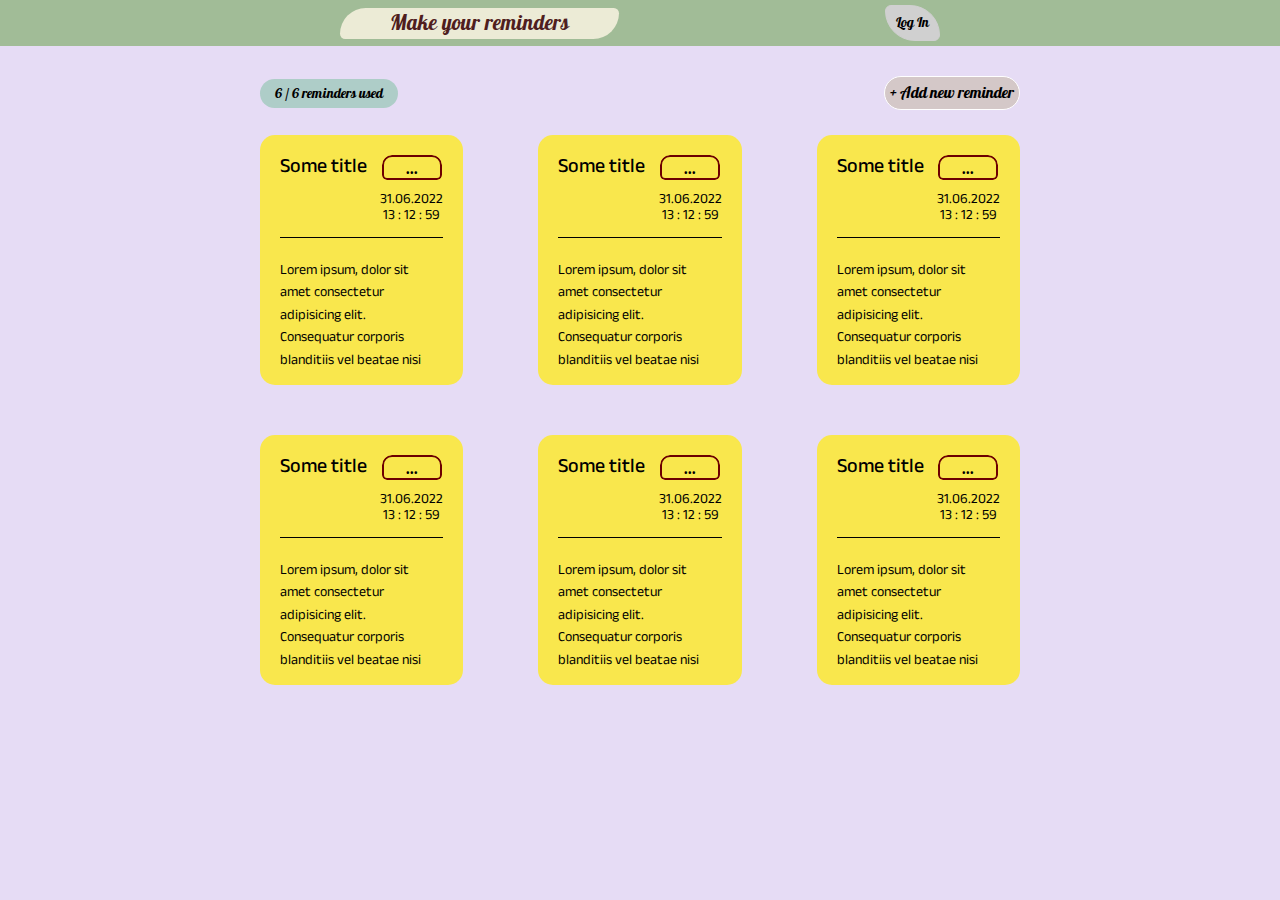
<file: index.html>
<!DOCTYPE html>
<html lang="en">
    <head>
        <meta charset="UTF-8">
        <meta http-equiv="X-UA-Compatible" content="IE=edge">
        <meta name="viewport" content="width=device-width, initial-scale=1.0">
        <link rel="stylesheet" href="css/main-style.css">
        <title>Document</title>
    </head>
    <body>
        <div class="wrapper">

            <!-- Header -->
            <header class="header">
                <div class="header-block">
                    <div class="header-title">
                        <h1>Make your reminders</h1>
                    </div>
                    <div class="header-login-wrapper">
                        <div class="header-login">
                            <a href="login-page.html" class="login-btn">
                                <h2 class="login-btn-txt">Log In</h2>
                            </a>
                        </div>
                    </div>
                </div>
            </header>

            <!-- Main -->
            <main class="main">
                <div class="main-inner">
                    <section class="elements">
                        <div class="counts">
                            <span>6 / 6 reminders used</span>
                        </div>
                        <button class="add-new-btn">
                            <span>+ Add new reminder</span>
                        </button>
                    </section>

                    <!-- Items -->
                    <section class="items">
                        <div class="item">
                            <div class="title-group">
                                <div class="item-title">
                                    <h2 class="title-txt">
                                        Some title
                                    </h2>   
                                </div>
                                <div class="editBtn-time-group">
                                    <div class="edit-btn-block">
                                        <button class="edit-btn">
                                            <span>...</span>
                                        </button>
                                    </div>

                                    <!-- Timer block -->
                                    <div class="clock">
                                        <div class="date">
                                            <div class="day">
                                                <span>31</span>
                                            </div>
                                            <span class="dots">.</span>
                                            <div class="mounth">
                                                <span>06</span>
                                            </div>
                                            <span class="dots">.</span>
                                            <div class="year">
                                                <span>2022</span>
                                            </div>
                                        </div>
                                        <div class="time">
                                            <span class="hours">
                                                13
                                            </span>
                                            <span class="double-dots">:</span>
                                            <span class="minutes">
                                                12
                                            </span>
                                            <span class="double-dots">:</span>
                                            <span class="seconds">
                                                59
                                            </span>
                                        </div>
                                    </div>
                                    
                                </div>
                            </div>
                            <div class="item-content">
                                Lorem ipsum, dolor sit amet consectetur adipisicing elit. Consequatur corporis blanditiis vel beatae nisi quod suscipit, in eum voluptatum exercitationem, nam ad rerum. Commodi quibusdam eius doloribus! Voluptates, iusto eveniet. Lorem ipsum, dolor sit amet consectetur adipisicing elit. Consequatur corporis blanditiis vel beatae nisi quod suscipit, in eum voluptatum exercitationem, nam ad rerum. Commodi quibusdam eius doloribus! Voluptates, iusto eveniet. Lorem ipsum, dolor sit amet consectetur adipisicing elit. Consequatur corporis blanditiis vel beatae nisi quod suscipit, in eum voluptatum exercitationem, nam ad rerum. Commodi quibusdam eius doloribus! Voluptates, iusto eveniet. Lorem ipsum, dolor sit amet consectetur adipisicing elit. Consequatur corporis blanditiis vel beatae nisi quod suscipit, in eum voluptatum exercitationem, nam ad rerum. Commodi quibusdam eius doloribus! Voluptates, iusto eveniet. Lorem ipsum, dolor sit amet consectetur adipisicing elit. Consequatur corporis blanditiis vel beatae nisi quod suscipit, in eum voluptatum exercitationem, nam ad rerum. Commodi quibusdam eius doloribus! Voluptates, iusto eveniet. Lorem ipsum, dolor sit amet consectetur adipisicing elit. Consequatur corporis blanditiis vel beatae nisi quod suscipit, in eum voluptatum exercitationem, nam ad rerum. Commodi quibusdam eius doloribus! Voluptates, iusto eveniet.
                            </div>
                        </div>
                        <div class="item">
                            <div class="title-group">
                                <div class="item-title">
                                    <h2 class="title-txt">
                                        Some title
                                    </h2>   
                                </div>
                                <div class="editBtn-time-group">
                                    <div class="edit-btn-block">
                                        <button class="edit-btn">
                                            <span>...</span>
                                        </button>
                                    </div>

                                    <!-- Timer block -->
                                    <div class="clock">
                                        <div class="date">
                                            <div class="day">
                                                <span>31</span>
                                            </div>
                                            <span class="dots">.</span>
                                            <div class="mounth">
                                                <span>06</span>
                                            </div>
                                            <span class="dots">.</span>
                                            <div class="year">
                                                <span>2022</span>
                                            </div>
                                        </div>
                                        <div class="time">
                                            <span class="hours">
                                                13
                                            </span>
                                            <span class="double-dots">:</span>
                                            <span class="minutes">
                                                12
                                            </span>
                                            <span class="double-dots">:</span>
                                            <span class="seconds">
                                                59
                                            </span>
                                        </div>
                                    </div>
                                    
                                </div>
                            </div>
                            <div class="item-content">
                                Lorem ipsum, dolor sit amet consectetur adipisicing elit. Consequatur corporis blanditiis vel beatae nisi quod suscipit, in eum voluptatum exercitationem, nam ad rerum. Commodi quibusdam eius doloribus! Voluptates, iusto eveniet. Lorem ipsum, dolor sit amet consectetur adipisicing elit. Consequatur corporis blanditiis vel beatae nisi quod suscipit, in eum voluptatum exercitationem, nam ad rerum. Commodi quibusdam eius doloribus! Voluptates, iusto eveniet. Lorem ipsum, dolor sit amet consectetur adipisicing elit. Consequatur corporis blanditiis vel beatae nisi quod suscipit, in eum voluptatum exercitationem, nam ad rerum. Commodi quibusdam eius doloribus! Voluptates, iusto eveniet. Lorem ipsum, dolor sit amet consectetur adipisicing elit. Consequatur corporis blanditiis vel beatae nisi quod suscipit, in eum voluptatum exercitationem, nam ad rerum. Commodi quibusdam eius doloribus! Voluptates, iusto eveniet. Lorem ipsum, dolor sit amet consectetur adipisicing elit. Consequatur corporis blanditiis vel beatae nisi quod suscipit, in eum voluptatum exercitationem, nam ad rerum. Commodi quibusdam eius doloribus! Voluptates, iusto eveniet. Lorem ipsum, dolor sit amet consectetur adipisicing elit. Consequatur corporis blanditiis vel beatae nisi quod suscipit, in eum voluptatum exercitationem, nam ad rerum. Commodi quibusdam eius doloribus! Voluptates, iusto eveniet.
                            </div>
                        </div>
                        <div class="item">
                            <div class="title-group">
                                <div class="item-title">
                                    <h2 class="title-txt">
                                        Some title
                                    </h2>   
                                </div>
                                <div class="editBtn-time-group">
                                    <div class="edit-btn-block">
                                        <button class="edit-btn">
                                            <span>...</span>
                                        </button>
                                    </div>

                                    <!-- Timer block -->
                                    <div class="clock">
                                        <div class="date">
                                            <div class="day">
                                                <span>31</span>
                                            </div>
                                            <span class="dots">.</span>
                                            <div class="mounth">
                                                <span>06</span>
                                            </div>
                                            <span class="dots">.</span>
                                            <div class="year">
                                                <span>2022</span>
                                            </div>
                                        </div>
                                        <div class="time">
                                            <span class="hours">
                                                13
                                            </span>
                                            <span class="double-dots">:</span>
                                            <span class="minutes">
                                                12
                                            </span>
                                            <span class="double-dots">:</span>
                                            <span class="seconds">
                                                59
                                            </span>
                                        </div>
                                    </div>
                                    
                                </div>
                            </div>
                            <div class="item-content">
                                Lorem ipsum, dolor sit amet consectetur adipisicing elit. Consequatur corporis blanditiis vel beatae nisi quod suscipit, in eum voluptatum exercitationem, nam ad rerum. Commodi quibusdam eius doloribus! Voluptates, iusto eveniet. Lorem ipsum, dolor sit amet consectetur adipisicing elit. Consequatur corporis blanditiis vel beatae nisi quod suscipit, in eum voluptatum exercitationem, nam ad rerum. Commodi quibusdam eius doloribus! Voluptates, iusto eveniet. Lorem ipsum, dolor sit amet consectetur adipisicing elit. Consequatur corporis blanditiis vel beatae nisi quod suscipit, in eum voluptatum exercitationem, nam ad rerum. Commodi quibusdam eius doloribus! Voluptates, iusto eveniet. Lorem ipsum, dolor sit amet consectetur adipisicing elit. Consequatur corporis blanditiis vel beatae nisi quod suscipit, in eum voluptatum exercitationem, nam ad rerum. Commodi quibusdam eius doloribus! Voluptates, iusto eveniet. Lorem ipsum, dolor sit amet consectetur adipisicing elit. Consequatur corporis blanditiis vel beatae nisi quod suscipit, in eum voluptatum exercitationem, nam ad rerum. Commodi quibusdam eius doloribus! Voluptates, iusto eveniet. Lorem ipsum, dolor sit amet consectetur adipisicing elit. Consequatur corporis blanditiis vel beatae nisi quod suscipit, in eum voluptatum exercitationem, nam ad rerum. Commodi quibusdam eius doloribus! Voluptates, iusto eveniet.
                            </div>
                        </div>
                        <div class="item">
                            <div class="title-group">
                                <div class="item-title">
                                    <h2 class="title-txt">
                                        Some title
                                    </h2>   
                                </div>
                                <div class="editBtn-time-group">
                                    <div class="edit-btn-block">
                                        <button class="edit-btn">
                                            <span>...</span>
                                        </button>
                                    </div>

                                    <!-- Timer block -->
                                    <div class="clock">
                                        <div class="date">
                                            <div class="day">
                                                <span>31</span>
                                            </div>
                                            <span class="dots">.</span>
                                            <div class="mounth">
                                                <span>06</span>
                                            </div>
                                            <span class="dots">.</span>
                                            <div class="year">
                                                <span>2022</span>
                                            </div>
                                        </div>
                                        <div class="time">
                                            <span class="hours">
                                                13
                                            </span>
                                            <span class="double-dots">:</span>
                                            <span class="minutes">
                                                12
                                            </span>
                                            <span class="double-dots">:</span>
                                            <span class="seconds">
                                                59
                                            </span>
                                        </div>
                                    </div>
                                    
                                </div>
                            </div>
                            <div class="item-content">
                                Lorem ipsum, dolor sit amet consectetur adipisicing elit. Consequatur corporis blanditiis vel beatae nisi quod suscipit, in eum voluptatum exercitationem, nam ad rerum. Commodi quibusdam eius doloribus! Voluptates, iusto eveniet. Lorem ipsum, dolor sit amet consectetur adipisicing elit. Consequatur corporis blanditiis vel beatae nisi quod suscipit, in eum voluptatum exercitationem, nam ad rerum. Commodi quibusdam eius doloribus! Voluptates, iusto eveniet. Lorem ipsum, dolor sit amet consectetur adipisicing elit. Consequatur corporis blanditiis vel beatae nisi quod suscipit, in eum voluptatum exercitationem, nam ad rerum. Commodi quibusdam eius doloribus! Voluptates, iusto eveniet. Lorem ipsum, dolor sit amet consectetur adipisicing elit. Consequatur corporis blanditiis vel beatae nisi quod suscipit, in eum voluptatum exercitationem, nam ad rerum. Commodi quibusdam eius doloribus! Voluptates, iusto eveniet. Lorem ipsum, dolor sit amet consectetur adipisicing elit. Consequatur corporis blanditiis vel beatae nisi quod suscipit, in eum voluptatum exercitationem, nam ad rerum. Commodi quibusdam eius doloribus! Voluptates, iusto eveniet. Lorem ipsum, dolor sit amet consectetur adipisicing elit. Consequatur corporis blanditiis vel beatae nisi quod suscipit, in eum voluptatum exercitationem, nam ad rerum. Commodi quibusdam eius doloribus! Voluptates, iusto eveniet.
                            </div>
                        </div>
                        <div class="item">
                            <div class="title-group">
                                <div class="item-title">
                                    <h2 class="title-txt">
                                        Some title
                                    </h2>   
                                </div>
                                <div class="editBtn-time-group">
                                    <div class="edit-btn-block">
                                        <button class="edit-btn">
                                            <span>...</span>
                                        </button>
                                    </div>

                                    <!-- Timer block -->
                                    <div class="clock">
                                        <div class="date">
                                            <div class="day">
                                                <span>31</span>
                                            </div>
                                            <span class="dots">.</span>
                                            <div class="mounth">
                                                <span>06</span>
                                            </div>
                                            <span class="dots">.</span>
                                            <div class="year">
                                                <span>2022</span>
                                            </div>
                                        </div>
                                        <div class="time">
                                            <span class="hours">
                                                13
                                            </span>
                                            <span class="double-dots">:</span>
                                            <span class="minutes">
                                                12
                                            </span>
                                            <span class="double-dots">:</span>
                                            <span class="seconds">
                                                59
                                            </span>
                                        </div>
                                    </div>
                                    
                                </div>
                            </div>
                            <div class="item-content">
                                Lorem ipsum, dolor sit amet consectetur adipisicing elit. Consequatur corporis blanditiis vel beatae nisi quod suscipit, in eum voluptatum exercitationem, nam ad rerum. Commodi quibusdam eius doloribus! Voluptates, iusto eveniet. Lorem ipsum, dolor sit amet consectetur adipisicing elit. Consequatur corporis blanditiis vel beatae nisi quod suscipit, in eum voluptatum exercitationem, nam ad rerum. Commodi quibusdam eius doloribus! Voluptates, iusto eveniet. Lorem ipsum, dolor sit amet consectetur adipisicing elit. Consequatur corporis blanditiis vel beatae nisi quod suscipit, in eum voluptatum exercitationem, nam ad rerum. Commodi quibusdam eius doloribus! Voluptates, iusto eveniet. Lorem ipsum, dolor sit amet consectetur adipisicing elit. Consequatur corporis blanditiis vel beatae nisi quod suscipit, in eum voluptatum exercitationem, nam ad rerum. Commodi quibusdam eius doloribus! Voluptates, iusto eveniet. Lorem ipsum, dolor sit amet consectetur adipisicing elit. Consequatur corporis blanditiis vel beatae nisi quod suscipit, in eum voluptatum exercitationem, nam ad rerum. Commodi quibusdam eius doloribus! Voluptates, iusto eveniet. Lorem ipsum, dolor sit amet consectetur adipisicing elit. Consequatur corporis blanditiis vel beatae nisi quod suscipit, in eum voluptatum exercitationem, nam ad rerum. Commodi quibusdam eius doloribus! Voluptates, iusto eveniet.
                            </div>
                        </div>
                        <div class="item">
                            <div class="title-group">
                                <div class="item-title">
                                    <h2 class="title-txt">
                                        Some title
                                    </h2>   
                                </div>
                                <div class="editBtn-time-group">
                                    <div class="edit-btn-block">
                                        <button class="edit-btn">
                                            <span>...</span>
                                        </button>
                                    </div>

                                    <!-- Timer block -->
                                    <div class="clock">
                                        <div class="date">
                                            <div class="day">
                                                <span>31</span>
                                            </div>
                                                <span class="dots">.</span>
                                            <div class="mounth">
                                                <span>06</span>
                                            </div>
                                                <span class="dots">.</span>
                                            <div class="year">
                                                <span>2022</span>
                                            </div>
                                        </div>
                                        <div class="time">
                                            <span class="hours">
                                                13
                                            </span>
                                            <span class="double-dots">:</span>
                                            <span class="minutes">
                                                12
                                            </span>
                                            <span class="double-dots">:</span>
                                            <span class="seconds">
                                                59
                                            </span>
                                        </div>
                                    </div>
                                    
                                </div>
                            </div>
                            <div class="item-content">
                                Lorem ipsum, dolor sit amet consectetur adipisicing elit. Consequatur corporis blanditiis vel beatae nisi quod suscipit, in eum voluptatum exercitationem, nam ad rerum. Commodi quibusdam eius doloribus! Voluptates, iusto eveniet. Lorem ipsum, dolor sit amet consectetur adipisicing elit. Consequatur corporis blanditiis vel beatae nisi quod suscipit, in eum voluptatum exercitationem, nam ad rerum. Commodi quibusdam eius doloribus! Voluptates, iusto eveniet. Lorem ipsum, dolor sit amet consectetur adipisicing elit. Consequatur corporis blanditiis vel beatae nisi quod suscipit, in eum voluptatum exercitationem, nam ad rerum. Commodi quibusdam eius doloribus! Voluptates, iusto eveniet. Lorem ipsum, dolor sit amet consectetur adipisicing elit. Consequatur corporis blanditiis vel beatae nisi quod suscipit, in eum voluptatum exercitationem, nam ad rerum. Commodi quibusdam eius doloribus! Voluptates, iusto eveniet. Lorem ipsum, dolor sit amet consectetur adipisicing elit. Consequatur corporis blanditiis vel beatae nisi quod suscipit, in eum voluptatum exercitationem, nam ad rerum. Commodi quibusdam eius doloribus! Voluptates, iusto eveniet. Lorem ipsum, dolor sit amet consectetur adipisicing elit. Consequatur corporis blanditiis vel beatae nisi quod suscipit, in eum voluptatum exercitationem, nam ad rerum. Commodi quibusdam eius doloribus! Voluptates, iusto eveniet.
                            </div>
                        </div>
                    </section>

                </div>
            </main>

            <!-- Modal window -->
            <div class="modal-overlay">
                <div class="modal-wrapper">
                    <div class="modal-header">
                        <h1 class="modal-header-txt">Create new reminder</h1>
                    </div>
                    <div class="modal-content">
                        <div class="modal-content-title">
                            <div class="modal-title-txt modal-title-block">
                                <span>Title</span>
                            </div>
                            <div class="modal-title-input modal-input-block">
                                <input class="modal-input-txt" tabindex="1" required type="text" minlength="1" maxlength="20">
                            </div>
                        </div>
                        <div class="modal-content-phone">
                            <div class="country-select modal-title-block">
                                <select class="phone-code-options">
                                    <option tabindex="2" value="Ukraine">+380</option>
                                    <option tabindex="3" value="Austria">+43</option>
                                    <option tabindex="4" value="Japan">+81</option>
                                </select>
                            </div>
                            <div class="phone-input modal-input-block">
                                <input class="modal-input-txt" tabindex="5" type="phone" minlenght="10" maxlength="13">
                            </div>
                        </div>
                        <div class="modal-content-remTxt">
                            <textarea tabindex="6" placeholder="Type reminder text here..." minlenght="3" maxlength="2000" class="input-textArea"></textarea>
                        </div>
                        <div class="modal-time">
                            <input tabindex="7" type="date">
                            <input tabindex="8" type="time">
                        </div>
                        <div class="modal-buttons">
                            <button tabindex="9" class="save-btn">
                                <span>Save</span>
                            </button>
                            <button tabindex="10" class="cancel-btn">
                                <span>Cancel</span>
                            </button>
                        </div>
                    </div>
                </div>
            </div>

        </div>

        <script src="js/main.js"></script>
    </body>
</html>
</file>
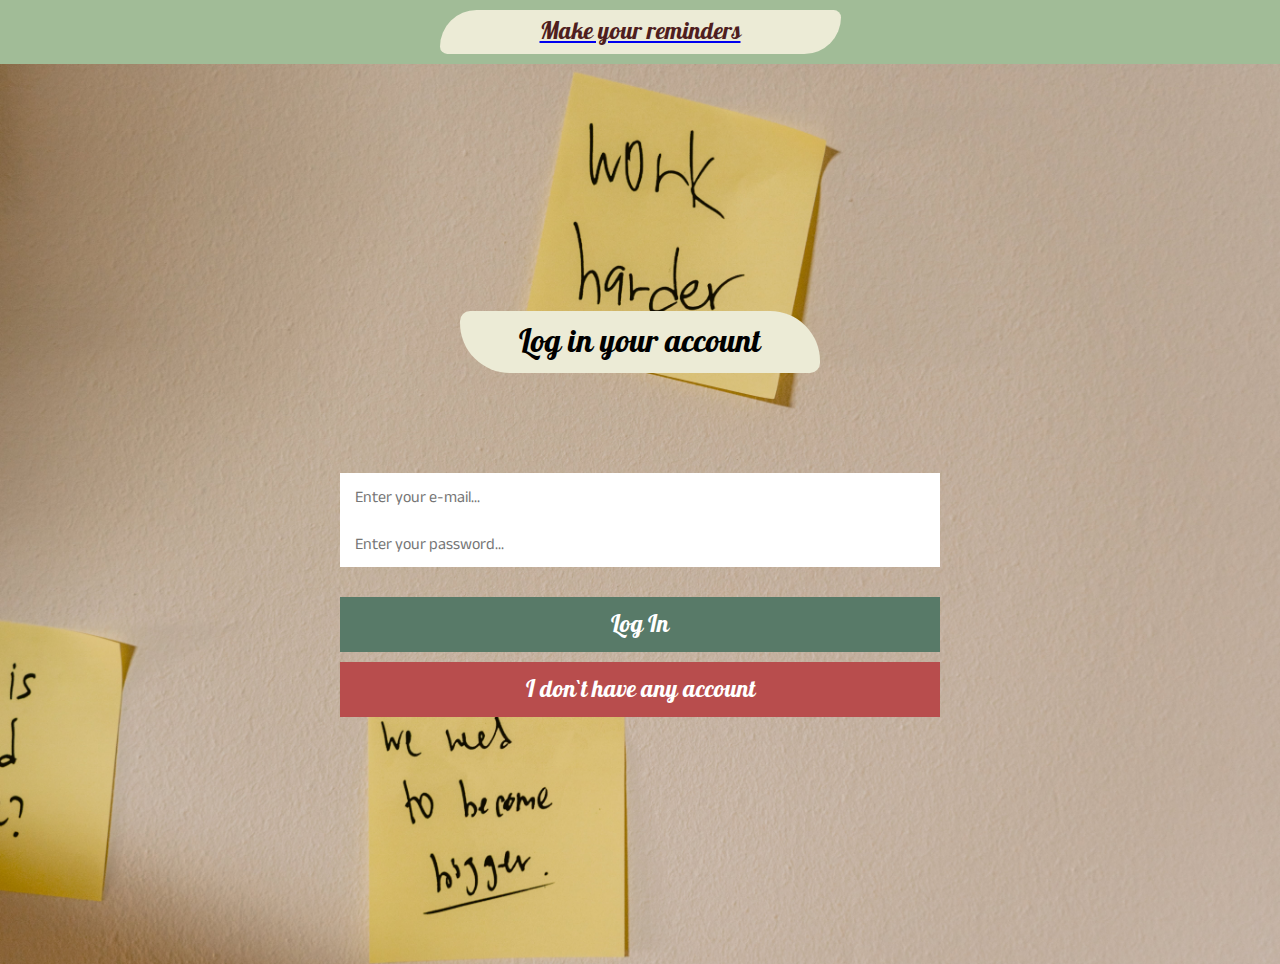
<file: login-page.html>
<!DOCTYPE html>
<html lang="en">
    <head>
        <meta charset="UTF-8">
        <meta http-equiv="X-UA-Compatible" content="IE=edge">
        <meta name="viewport" content="width=device-width, initial-scale=1.0">
        <link rel="stylesheet" href="css/login-page.css">
        <title>Document</title>
    </head>
    <body>
        <div class="wrapper">

            <!-- Header -->
            <header class="header">
                <a href="index.html" class="header-title">
                    <h1>Make your reminders</h1>
                </a>
            </header>

            <!-- Main -->
            <main class="main">
                <div class="main-inner">
                    <div class="main-inner-header">
                        <h1>Log in your account</h1>
                    </div>
                    <form class="form" action="">
                        <input tabindex="1" maxlength="50" placeholder="Enter your e-mail..." class="mail-block" type="email">
                        <input tabindex="2" maxlength="50" placeholder="Enter your password..." class="password-block" type="password">
                        <button tabindex="3" href="#" class="log-btn">
                            Log In
                        </button>
                        <a tabindex="4" href="register-page.html" class="reg-btn">
                            I don`t have any account
                        </a>
                    </form>
                </div>
            </main>
        </div>

    </body>
</html>
</file>
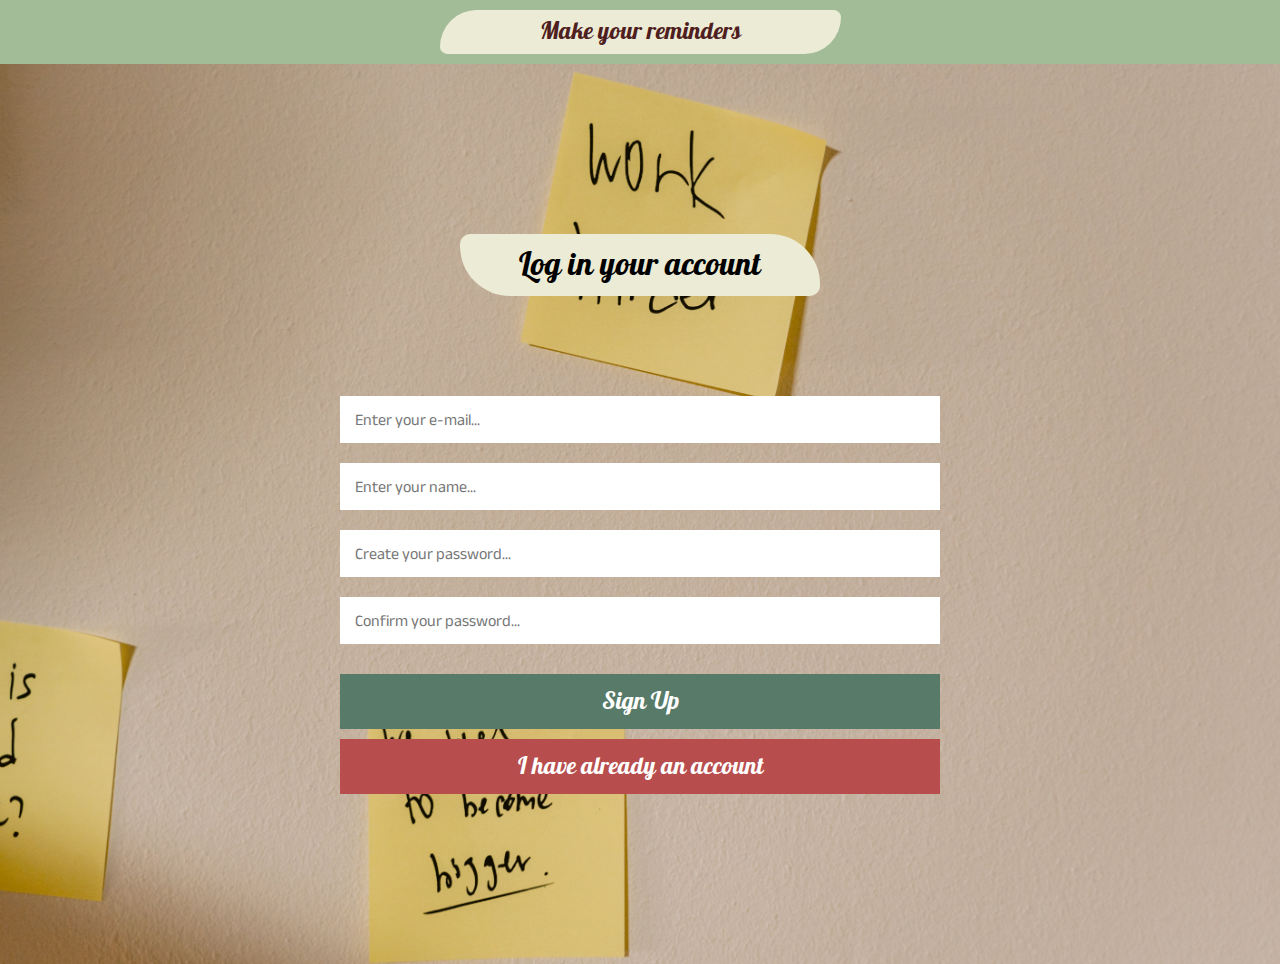
<file: register-page.html>
<!DOCTYPE html>
<html lang="en">
    <head>
        <meta charset="UTF-8">
        <meta http-equiv="X-UA-Compatible" content="IE=edge">
        <meta name="viewport" content="width=device-width, initial-scale=1.0">
        <link rel="stylesheet" href="css/register-page.css">
        <title>Document</title>
    </head>
    <body>
        <div class="wrapper">

            <!-- Header -->
            <header class="header">
                <a href="index.html" class="header-title">
                    <h1>Make your reminders</h1>
                </a>
            </header>

            <!-- Main -->
            <main class="main">
                <div class="main-inner">
                    <div class="main-inner-header">
                        <h1>Log in your account</h1>
                    </div>
                    <form class="form" action="">
                        <input tabindex="1" maxlength="50" placeholder="Enter your e-mail..." class="new-mail-block" type="email">
                        <input tabindex="2" maxlength="50" placeholder="Enter your name..." class="new-name-block" type="name">
                        <input tabindex="3" maxlength="50" placeholder="Create your password..." class="new-password-block" type="password">
                        <input tabindex="4" maxlength="50" placeholder="Confirm your password..." class="new-password-block new-password-block-repeat" type="password">
                        <button tabindex="5" href="#" class="log-btn">
                            Sign Up
                        </button>
                        <a tabindex="6" href="login-page.html" class="reg-btn">
                            I have already an account
                        </a>
                    </form>
                </div>
            </main>
        </div>

    </body>
</html>
</file>
<file: css/main-style.css>
/* Fonts */
@import url('https://fonts.googleapis.com/css2?family=Anek+Latin:wght@100;200;300;400;500;600;700;800&display=swap');
@import url('https://fonts.googleapis.com/css2?family=Pattaya&display=swap');

/* Variables */

:root {
    --default-background-main: #E6DCF5;
    --login-btn: #D0D0D0;
    --dark-green: #A1BC97;
    --light-green: #AFBE8F;
    --popUp-background: #F1F5B8;
    --popUp-header-background: #CBD781;
    --popUp-background-textArea: #E3E3E3;
    --middle-red: #6D0000;
    --dark-red-txt: #4F1E1E;
    --add-new-btn-background: #D4C8C8;
    --grey: #6D6D6D;
    --dark-grey: #AAA;
    --black: #000000;
    --white: #FFFFFF;
    --beige: #ECEBD6;
    --yellow: #F9E74D;
    --save-btn-green: #54B244;
    --cancel-btn-red: #C80000;
    --scroll-track: #BFBFBF;
    --turquoise: #AECDC8;
    --default-font: 'Pattaya', sans-serif;
    --text-font: 'Anek Latin', sans-serif;
}

*, *:before, *:after {
    box-sizing: border-box;
}

/* Normalize styles */
body {
    width: 100%;
    height: 100%;
    margin: 0;
    padding: 0;
    font-size: 14px;
    font-weight: 400;
    font-family: var(--default-font);
    background-color: var(--default-background-main);
}

.clear-body-scroll {
    overflow: hidden;
}

h1, h2, h3, h4, h5, h6 {
    margin: 0;
    padding: 0;
    font-size: 14px;
    font-weight: 400;
    line-height: 1;
}

ul, ol, li {
    margin: 0;
    padding: 0;
    font-size: 14px;
    list-style: none;
}

p {
    margin: 0;
    line-height: 1.5;
    font-family: var(--default-font);
}

input, button {
    font-family: var(--default-font);
    font-size: 16px;
    font-weight: 400;
    outline: none;
}


/* Main styles */

.wrapper {
    display: flex;
    flex-direction: column;
}

.header {
    display: flex;
    justify-content: center;
    align-items: center;
    width: 100%;
    background-color: var(--dark-green);
}


.header-block {
    width: 1200px;
    padding: 10px 200px;
    display: flex;
    align-items: center;
    justify-content: space-between;
}



.header-title {
    display: flex;
    align-items: center;
    background-color: var(--beige);
    padding: 10px 100px;
    border-radius: 50px 10px 50px 10px;
}

.header-title h1 {
    font-size: 24px;
    color: var(--dark-red-txt);
    text-align: center;
}

.login-btn {
    color: var(--black);
    background-color: var(--login-btn);
    border: 1px solid var(--login-btn);
    border-radius: 10px 50px;
    font-size: 14px;
    transition: color 0.5s ease-out 0.2s, background-color 0.5s ease-out 0.2s, border 0.5s ease-out 0s, border-radius 1.5s ease-out 0.2s;
    overflow: hidden;
}

.login-btn-txt {
    padding: 20px;
}

.login-btn:hover {
    color: var(--login-btn);
    background-color: var(--grey);
    border: 1px solid var(--black);
    border-radius: 50px;
    cursor: pointer;
}

.header-login a {
    text-decoration: none;
    display: block;
}

.login-btn-txt:visited {
    text-decoration: none;
}

main {
    width: 100%;
    height: 100%;
    position: relative;
    margin-top: 30px;
    display: flex;
    justify-content: center;
}

.main-inner {
    width: 1200px;
    height: 100%;
    display: flex;
    justify-content: center;
    flex-direction: column;
}

.elements {
    display: flex;
    align-items: center;
    justify-content: space-between;
}

.counts {
    padding: 5px 15px;
    border-radius: 30px;
    background-color: var(--turquoise);
    color: var(--black);
}

.add-new-btn {
    border: 1px solid var(--white);
    padding: 5px;
    overflow: hidden;
    color: var(--black);
    border-radius: 50px;
    background-color: var(--add-new-btn-background);
    transition: background-color 0.5s ease-out 0s, border 0.5s ease-out 0s, color 0.5s ease-out 0.2s;
}

.add-new-btn:hover {
    background-color: var(--light-green);
    border: 1px solid #000;
    color: var(--white);
    cursor: pointer;
}

section.items {
    margin-top: 50px;
}


.items {
    display: flex;
    flex-wrap: wrap;
}

.item {
    display: flex;
    flex-direction: column;
    width: calc(100% / 3 - 50px);
    margin: 0 75px 50px 0;
    height: 300px;
    background-color: var(--yellow);
    padding: 30px;
    border-radius: 15px;
    font-family: var(--text-font);
}

.title-group {
    display: flex;
    justify-content: space-between;
    padding-bottom: 15px;
    border-bottom: 1px solid var(--black);
}

.title-txt {
    font-size: 24px;
    font-weight: 500;
}



.editBtn-time-group {
    display: flex;
    flex-direction: column;
    align-items: center;
    text-align: center;
}

.edit-btn-block {
    width: 60px;
    height: 25px;
    overflow: hidden;
    border-radius: 10px 10px 5px 5px;
    margin-bottom: 10px;
}

.edit-btn {
    width: 100%;
    height: 100%;
    border-radius: 10px 10px 5px 5px;
    background-color: transparent;
    border: 2px solid var(--middle-red);
    transition: background-color 0.5s ease-out 0s, border 0.5s ease-out 0s, color 0.2s ease-out 0.2s;
}

.edit-btn:hover {
    background-color: var(--middle-red);
    border: 2px solid var(--black);
    color: var(--white);
    cursor: pointer;
}

.edit-btn span {
    text-align: center;
}

.time span {
    margin: 0;
    padding: 0;

}

.date {
    display: flex;
}

.clock {
    display: flex;
    flex-direction: column;
}

.item-content {
    margin-top: 20px;
    padding-right: 5px;
    overflow-x: hidden;
    overflow-y: auto;
    font-size: 14;
    font-family: var(--text-font);
    line-height: 1.6;
}

.item-content::-webkit-scrollbar {
    width: 5px;
}

.item-content::-webkit-scrollbar-track {
    background-color: var(--scroll-track);
    border-radius: 30px;
}

.item-content::-webkit-scrollbar-thumb {
    background-color: var(--black);
    border-radius: 30px;
}


/* Modal window style */

.modal-overlay {
    padding: 15px;
    display: none;
    justify-content: center;
    align-items: center;
    opacity: 0;
    visibility: hidden;
    position: absolute;
    z-index: 998;
    width: 100%;
    height: 100vh;
    background-color: rgba(0, 0, 0, 0.8);
    transition: all .5s ease-out;
    overflow-y: scroll;
}

.modal-overlay-created {
    display: flex;
}

.modal-overlay-activated{
    visibility: visible;
    opacity: 1;
}

.modal-wrapper {
    display: none;
    opacity: 0;
    visibility: hidden;
    position: relative;
    top: -500px;
    transform: rotate(-160deg);
    border-radius: 10px;
    padding: 0 100px;
    background-color: var(--popUp-background);
    transition: all .5s ease-out;
    overflow-y: auto;
    overflow-x: hidden;
}

.modal-wrapper-created {
    display: block;
}

.modal-wrapper-activated {
    visibility: visible;
    opacity: 1;
    top: 0;
    transform: rotate(0deg);
}

.modal-content {
    padding: 30px 0;
    display: flex;
    flex-direction: column;
    justify-content: center;
}


.modal-header {
    background-color: var(--popUp-header-background);
    padding: 10px;
    text-align: center;
    border-radius: 0 0 20px 20px;
    font-family: var(--text-font);
}

.modal-header-txt {
    font-size: 20px;
    font-weight: 500;
}

.modal-content-title, .modal-content-phone {
    margin-bottom: 20px;
}

.modal-title-txt, .modal-title-block {
    width: 30%;
    height: 40px;
    display: flex;
    justify-content: center;
    align-items: center;
    font-size: 18px;
    background-color: var(--dark-grey);
}

.modal-title-txt {
    text-align: center;
    font-family: var(--text-font);
}


.modal-content-title, .modal-content-phone {
    display: flex;
    justify-content: center;
}

.modal-input-block {
    width: 70%;
    height: 40px;
    background-color: var(--white);
}

.modal-input-txt {
    width: 100%;
    height: 40px;
    border: none;
    padding: 5px;
    font-family: var(--text-font);
    font-size: 24px;
    border: 1px solid var(--white);
    transition: all 0.5s ease-out;
}

.modal-input-txt:focus {
    border: 1px solid red;
    transition: all 0.5s ease-out;
}

.phone-code-options {
    width: 100%;
    height: 100%;
    text-align: center;
    font-size: 18px;
    background-color: var(--dark-grey);
    border: none;
    outline: none;
}

.phone-code-options option {
    font-size: 18px;
    font-family: var(--text-font);
}

.modal-content-remTxt {
    width: 100%;
    height: 200px;
    padding: 10px;
    margin-bottom: 20px;
    background-color: var(--popUp-background-textArea);
}

.input-textArea {
    width: 100%;
    height: 100%;
    line-height: 1.5;
    font-size: 16px;
    background-color: var(--popUp-background-textArea);
    resize: none;
    border: none;
    outline: none;
    overflow-y: auto;
}

.input-textArea::-webkit-scrollbar {
    width: 5px;
}

.input-textArea::-webkit-scrollbar-track {
    background-color: var(--black);
}

.input-textArea::-webkit-scrollbar-thumb {
    background-color: var(--dark-grey);
}

.modal-time {
    display: flex;
    justify-content: center;
    align-items: center;
    margin-bottom: 20px;
    background-color: var(--dark-grey);
    padding: 20px;
}

.modal-time input {
    font-size: 30px;
    background-color: var(--dark-grey);
    color: var(--dark-red-txt);
    border: none;
}

.modal-time > input {
    margin-left: 20px;
}

.modal-buttons {
    display: flex;
    justify-content: space-between;
    align-items: center;
}

.modal-buttons button, .modal-buttons label {
    width: 100%;
    height: 100%;
    padding: 10px 5px;
    font-family: var(--text-font);
    font-size: 16px;
    text-align: center;
}

.save-btn {
    margin-right: 10px;
    background-color: var(--save-btn-green);
    border: 1px solid var(--save-btn-green);
    color: var(--white);
    transition: all 0.5s ease-out;
}

.save-btn:hover {
    background-color: var(--white);
    border: 1px solid var(--save-btn-green);
    color: var(--save-btn-green);
    cursor: pointer;
}

.cancel-btn {
    background-color: var(--cancel-btn-red);
    color: var(--white);
    border: 1px solid var(--cancel-btn-red);
    transition: all 0.5s ease-out;
}

.cancel-btn:hover {
    background-color: var(--white);
    color: var(--cancel-btn-red);
    border: 1px solid var(--cancel-btn-red);
    cursor: pointer;
}

/* Media */

@media (max-width: 1920px) and (min-width: 600px){
    .item:nth-child(3n) {
        margin-right: 0;
    }
}

@media (max-width: 1280px) {
    .header-block {
        width: 800px;
        padding: 5px 100px;
    }

    .header-title {
        padding: 5px 50px;
    }

    .header-title h1{
        font-size: 21px;
    }

    .login-btn-txt {
        font-size: 14px;
        padding: 10px;
    }

    .item {
        height: 250px;
        padding: 20px;
    }


    .main-inner {
        padding: 0 20px;
        width: 800px;
    }

    section.items {
        margin-top: 25px;
    }

    .title-txt {
        font-size: 20px;
    }
}

@media (max-width: 799px) {
    .header-block {
        width: 800px;
        padding: 5px 100px;
    }

    .header-title {
        padding: 5px 50px;
    }

    .header-title h1 {
        font-size: 18px;
    }

    .login-btn-txt {
        font-size: 14px;
        padding: 10px;
    }

    .item {
        height: 200px;
        padding: 15px;   
    }

    .clock {
        font-size: 10px;
    }

    .item-content {
        margin-top: 10px;
        font-size: 12px;
    }

    .main {
        margin-top: 20px;
    }

    .main-inner {
        padding: 0 20px;
        width: 600px;
    }

    .edit-btn-block {
        width: 45px;
        height: 25px;
        text-align: center;
        margin-bottom: 5px;
        font-size: 12px;
    }

    .edit-btn span {
        padding: 5px;
    }

    section.items {
        margin-top: 20px;
    }

    .title-txt {
        font-size: 20px;
    }

    .modal-wrapper {
        width: 400px;
        padding: 0 25px;
    }

    .modal-title-block {
        height: 30px;
    }

    .modal-input-block {
        height: 30px;
        font-size: 16px;
    }

    .modal-input-txt {
        height: 30px;
        font-size: 16px;
    }

    .modal-time {
        padding: 10px;
    }
}


@media (max-width: 599px) {
    .header-block {
        width: 400px;
        padding: 2.5px 25px;
    }

    .header-title {
        padding: 5px 20px;
    }

    .header-title h1 {
        font-size: 16px;
    }

    .login-btn-txt {
        font-size: 16px;
        padding: 5px;
    }

    .main-inner {
        padding: 0 20px;
        width: 400px;
    }

    .item {
        width: calc(100% / 2 - 25px);
        margin: 0 50px 50px 0;
    }

    .item:nth-child(2n) {
        margin-right: 0;
    }

    section.items {
        margin-top: 15px;
    }

    .title-txt {
        font-size: 18px;
    }

}
</file>
<file: css/login-page.css>
/* Fonts */
@import url('https://fonts.googleapis.com/css2?family=Anek+Latin:wght@100;200;300;400;500;600;700;800&display=swap');
@import url('https://fonts.googleapis.com/css2?family=Pattaya&display=swap');

/* Variables */

:root {
    --default-background-main: #E6DCF5;
    --login-btn: #D0D0D0;
    --dark-green: #A1BC97;
    --light-green: #AFBE8F;
    --popUp-background: #F1F5B8;
    --popUp-header-background: #CBD781;
    --popUp-background-textArea: #E3E3E3;
    --middle-red: #6D0000;
    --dark-red-txt: #4F1E1E;
    --add-new-btn-background: #D4C8C8;
    --grey: #6D6D6D;
    --dark-grey: #AAA;
    --black: #000000;
    --white: #FFFFFF;
    --beige: #ECEBD6;
    --yellow: #F9E74D;
    --save-btn-green: #54B244;
    --cancel-btn-red: #C80000;
    --login-btn: #587A68;
    --reg-btn: #B84D4D;
    --scroll-track: #BFBFBF;
    --turquoise: #AECDC8;
    --default-font: 'Pattaya', sans-serif;
    --text-font: 'Anek Latin', sans-serif;
}

*, *:before, *:after {
    box-sizing: border-box;
}

/* Normalize styles */
body {
    width: 100%;
    height: 100%;
    margin: 0;
    padding: 0;
    font-size: 14px;
    font-weight: 400;
    font-family: var(--default-font);
}

.clear-body-scroll {
    overflow: hidden;
}

h1, h2, h3, h4, h5, h6 {
    margin: 0;
    padding: 0;
    font-size: 14px;
    font-weight: 400;
    line-height: 1;
}

ul, ol, li {
    margin: 0;
    padding: 0;
    font-size: 14px;
    list-style: none;
}

p {
    margin: 0;
    line-height: 1.5;
    font-family: var(--default-font);
}

input, button {
    font-family: var(--default-font);
    font-size: 16px;
    font-weight: 400;
    outline: none;
}


/* Main styles */

.wrapper {
    display: flex;
    flex-direction: column;
}

.header {
    display: flex;
    justify-content: center;
    align-items: center;
    padding: 10px 0;
    width: 100%;
    background-color: var(--dark-green);
}

.header-title {
    background-color: var(--beige);
    padding: 10px 100px;
    border-radius: 50px 10px;
}

.header-title h1 {
    font-size: 24px;
    color: var(--dark-red-txt);
    text-align: center;
}

main {
    width: 100%;
    height: 100vh;
    display: flex;
    align-items: center;
    justify-content: center;
    background: url(../img/Sticky-Notes-Wallpaper.jpg) 50%/100% 100% no-repeat;
}

.main-inner {
    width: 1200px;
    height: 100%;
    display: flex;
    margin: 100px 0;
    justify-content: center;
    flex-direction: column;
    align-items: center;
    justify-content: center;
}

.main-inner-header {
    width: 30%;
    margin-bottom: 100px;
    border-radius: 10px 50px;
    background-color: var(--beige);
    padding: 15px;
}

.main-inner-header h1 {
    font-size: 32px;
    text-align: center;
}

/* Form styles */

.form {
    width: 50%;
    display: flex;
    flex-direction: column;
    align-items: center;
    justify-content: center;
}

.form input {
    width: 100%;
    padding: 15px;
}

.form input {
    border: none;
    font-family: var(--text-font);
}

.form button {
    font-size: 24px;
    width: 100%;
    padding: 10px;
}

.form a{
    font-size: 24px;
    width: 100%;
    padding: 10px;
    display: block;
    text-align: center;
}

.login-block {
    margin-bottom: 20px;
}

.password-block {
    margin-bottom: 30px;
}

.log-btn {
    margin-bottom: 10px;
    border: 1px solid var(--login-btn);
    background-color: var(--login-btn);
    color: var(--white);
    transition: all 0.5s ease-out;
}

.log-btn:hover {
    border: 1px solid var(--login-btn);
    background-color: var(--white);
    color: var(--login-btn);
    cursor: pointer;
}

.reg-btn {
    text-decoration: none;
    border: 1px solid var(--reg-btn);
    background-color: var(--reg-btn);
    color: var(--white);
    transition: all 0.5s ease-out;
}

.reg-btn:visited {
    color: var(--white);
}

.reg-btn:hover {
    border: 1px solid var(--reg-btn);
    background-color: var(--white);
    color: var(--reg-btn);
    cursor: pointer;
}
</file>
<file: css/register-page.css>
/* Fonts */
@import url('https://fonts.googleapis.com/css2?family=Anek+Latin:wght@100;200;300;400;500;600;700;800&display=swap');
@import url('https://fonts.googleapis.com/css2?family=Pattaya&display=swap');

/* Variables */

:root {
    --default-background-main: #E6DCF5;
    --login-btn: #D0D0D0;
    --dark-green: #A1BC97;
    --light-green: #AFBE8F;
    --popUp-background: #F1F5B8;
    --popUp-header-background: #CBD781;
    --popUp-background-textArea: #E3E3E3;
    --middle-red: #6D0000;
    --dark-red-txt: #4F1E1E;
    --add-new-btn-background: #D4C8C8;
    --grey: #6D6D6D;
    --dark-grey: #AAA;
    --black: #000000;
    --white: #FFFFFF;
    --beige: #ECEBD6;
    --yellow: #F9E74D;
    --save-btn-green: #54B244;
    --cancel-btn-red: #C80000;
    --login-btn: #587A68;
    --reg-btn: #B84D4D;
    --scroll-track: #BFBFBF;
    --turquoise: #AECDC8;
    --default-font: 'Pattaya', sans-serif;
    --text-font: 'Anek Latin', sans-serif;
}

*, *:before, *:after {
    box-sizing: border-box;
}

/* Normalize styles */
body {
    width: 100%;
    height: 100%;
    margin: 0;
    padding: 0;
    font-size: 14px;
    font-weight: 400;
    font-family: var(--default-font);
}

.clear-body-scroll {
    overflow: hidden;
}

h1, h2, h3, h4, h5, h6 {
    margin: 0;
    padding: 0;
    font-size: 14px;
    font-weight: 400;
    line-height: 1;
}

ul, ol, li {
    margin: 0;
    padding: 0;
    font-size: 14px;
    list-style: none;
}

p {
    margin: 0;
    line-height: 1.5;
    font-family: var(--default-font);
}

input, button {
    font-family: var(--default-font);
    font-size: 16px;
    font-weight: 400;
    outline: none;
}


/* Main styles */

.wrapper {
    display: flex;
    flex-direction: column;
}

.header {
    display: flex;
    justify-content: center;
    align-items: center;
    padding: 10px 0;
    width: 100%;
    background-color: var(--dark-green);
}

.header-title {
    background-color: var(--beige);
    padding: 10px 100px;
    border-radius: 50px 10px;
}

.header a{
    text-decoration: none;
}

.header a:hover{
    cursor: pointer;
}

.header a:visited{
    text-decoration: none;
    color: var(--dark-red-txt);
}

.header-title h1 {
    font-size: 24px;
    color: var(--dark-red-txt);
    text-align: center;
}

main {
    width: 100%;
    height: 100vh;
    display: flex;
    align-items: center;
    justify-content: center;
    background: url(../img/Sticky-Notes-Wallpaper.jpg) 50%/100% 100% no-repeat;
}

.main-inner {
    width: 1200px;
    height: 100%;
    display: flex;
    margin: 100px 0;
    justify-content: center;
    flex-direction: column;
    align-items: center;
    justify-content: center;
}

.main-inner-header {
    width: 30%;
    margin-bottom: 100px;
    border-radius: 10px 50px;
    background-color: var(--beige);
    padding: 15px;
}

.main-inner-header h1 {
    font-size: 32px;
    text-align: center;
}

/* Form styles */

.form {
    width: 50%;
    display: flex;
    flex-direction: column;
    align-items: center;
    justify-content: center;
}

.form input {
    width: 100%;
    padding: 15px;
}

.form input {
    border: none;
    font-family: var(--text-font);
}

.form button {
    font-size: 24px;
    width: 100%;
    padding: 10px;
}

.form a{
    font-size: 24px;
    width: 100%;
    padding: 10px;
    display: block;
    text-align: center;
}

.new-mail-block, .new-name-block, .new-password-block{
    margin-bottom: 20px;
    transition: .3s all ease-out;
}

.new-mail-block:focus, .new-name-block:focus, .new-password-block:focus, .new-password-block-repeat:focus {
    
box-shadow: 0 0 15px 2px red;

}

.new-password-block-repeat {
    margin-bottom: 30px;
    transition: .3s all ease-out;
}

.log-btn {
    margin-bottom: 10px;
    border: 1px solid var(--login-btn);
    background-color: var(--login-btn);
    color: var(--white);
    transition: all 0.5s ease-out;
}

.log-btn:hover {
    border: 1px solid var(--login-btn);
    background-color: var(--white);
    color: var(--login-btn);
    cursor: pointer;
}

.reg-btn {
    text-decoration: none;
    border: 1px solid var(--reg-btn);
    background-color: var(--reg-btn);
    color: var(--white);
    transition: all 0.5s ease-out;
}

.reg-btn:visited {
    color: var(--white);
}

.reg-btn:hover {
    border: 1px solid var(--reg-btn);
    background-color: var(--white);
    color: var(--reg-btn);
    cursor: pointer;
}
</file>
